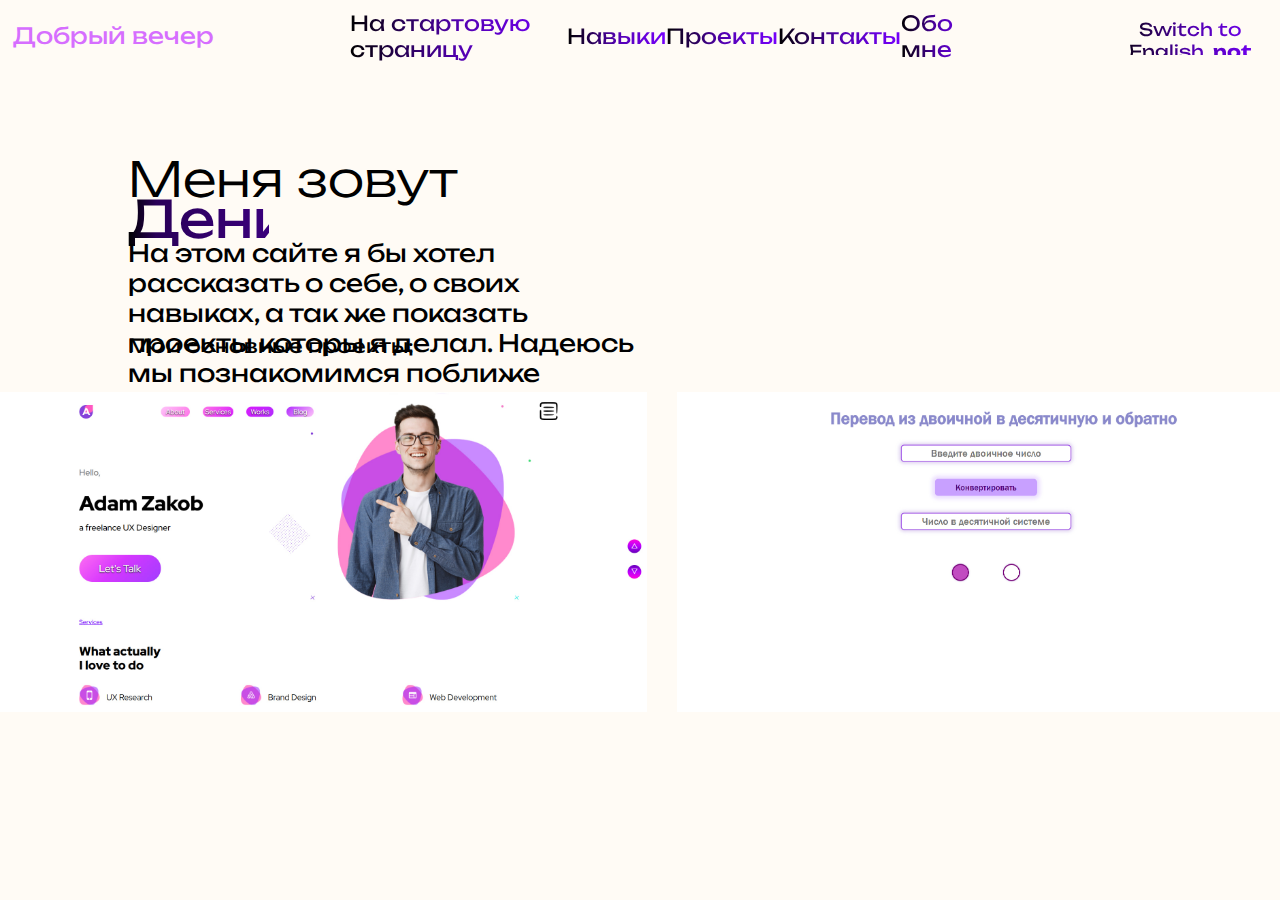
<file: index.html>
<!DOCTYPE html>
<html lang="en">
<head>
    <meta charset="UTF-8">
    <meta name="viewport" content="width=device-width, initial-scale=1.0">
    <title>Домашняя страница</title>
    <link rel="stylesheet" href="css/index.css">
    <link rel="stylesheet" href="css/all.css">
</head>
<body>
    <header>
        <div class="goodjs">
            <p></p>
        </div>
        
        <div class="navigation">
            <p class="homepage">На стартовую страницу</p>
            <p class="skills">Навыки</p>
            <p class="projects">Проекты</p>
            <p class="contacts">Контакты</p>
            <p class="aboutme">Обо мне</p>
        </div>

        <button>Switch to English. <b>not available yet</b></button>
    </header>

    <main>
        <p class="myname">Меня зовут</p>
        <p class="name">Денис</p>
        <p class="about">На этом сайте я бы хотел рассказать о себе, о своих навыках, а так же показать проекты которы я делал. Надеюсь мы познакомимся поближе</p>
        <p class="myprojects">Мои основные проекты:</p>
    </main>

    <footer>
        <!-- <marquee behavior="scroll" direction="left" width="100%" truespeed scrolldelay="30" style="display: flex; justify-content: center; align-items: center;">
            <img src="images/adam.jpg" alt="" width="700px" style="margin-right: 50px;">
            <img src="images/bindex.jpg" alt="" width="700px" style="margin-right: 50px;">
            <img src="images/calc.jpg" alt="" width="700px" style="margin-right: 50px;">
            <img src="images/calc1.jpg" alt="" width="700px" style="margin-right: 50px;">
            <img src="images/tagline.jpg" alt="" width="700px" style="margin-right: 50px;">
            <img src="images/upor2.jpg" alt="" width="700px" style="margin-right: 50px;">
            <img src="images/shop.jpg" alt="" width="700px" style="margin-right: 50px;">
            <img src="images/purple.jpg" alt="" width="700px" style="margin-right: 50px;">
        </marquee> -->
        <div class="marquee-container">
            <div class="marquee-content">
                <img src="images/adam.jpg" alt="">
                <img src="images/bindex.jpg" alt="">
                <img src="images/calc.jpg" alt="">
                <img src="images/calc1.jpg" alt="">
                <img src="images/tagline.jpg" alt="">
                <img src="images/upor2.jpg" alt="">
                <img src="images/shop.jpg" alt="">
                <img src="images/purple.jpg" alt="">
            </div>
            <div class="marquee-content" aria-hidden="true">
                <img src="images/adam.jpg" alt="">
                <img src="images/bindex.jpg" alt="">
                <img src="images/calc.jpg" alt="">
                <img src="images/calc1.jpg" alt="">
                <img src="images/tagline.jpg" alt="">
                <img src="images/upor2.jpg" alt="">
                <img src="images/shop.jpg" alt="">
                <img src="images/purple.jpg" alt="">
            </div>
        </div>
    </footer>

    <script src="js/script.js"></script>
    <script src="js/index.js"></script>
</body>
</html>
</file>
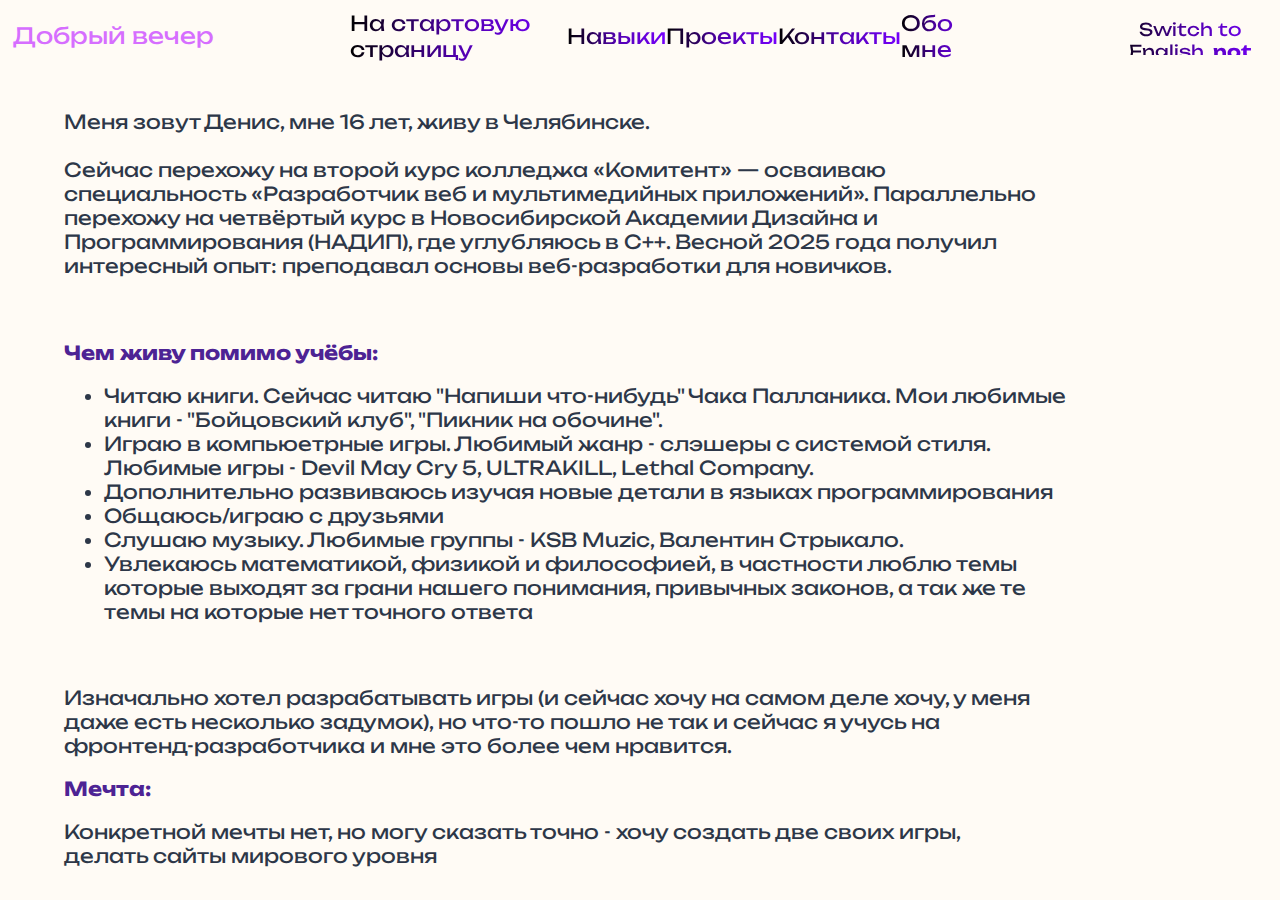
<file: about_me.html>
<!DOCTYPE html>
<html lang="en">
<head>
    <meta charset="UTF-8">
    <meta name="viewport" content="width=device-width, initial-scale=1.0">
    <title>Обо мне</title>
    <link rel="stylesheet" href="css/about_me.css">
    <link rel="stylesheet" href="css/all.css">
</head>
<body>
    <header>
        <div class="goodjs">
            <p></p>
        </div>
        
        <div class="navigation">
            <p class="homepage">На стартовую страницу</p>
            <p class="skills">Навыки</p>
            <p class="projects">Проекты</p>
            <p class="contacts">Контакты</p>
            <p class="aboutme">Обо мне</p>
        </div>

        <button>Switch to English. <b>not available yet</b></button>

    </header>

    <main>
        <p>
            Меня зовут Денис, мне 16 лет, живу в Челябинске.<br>
            <br>
            Сейчас перехожу на второй курс колледжа «Комитент» — осваиваю специальность «Разработчик веб и мультимедийных приложений». Параллельно перехожу на четвёртый курс в Новосибирской Академии Дизайна и Программирования (НАДИП), где углубляюсь в C++. Весной 2025 года получил интересный опыт: преподавал основы веб-разработки для новичков.
        </p>
        <br>
        <p class="violet"><b>Чем живу помимо учёбы:</b></p>
        <ul>
            <li>Читаю книги. Сейчас читаю "Напиши что-нибудь" Чака Палланика. Мои любимые книги - "Бойцовский клуб", "Пикник на обочине".</li>
            <li>Играю в компьюетрные игры. Любимый жанр - слэшеры с системой стиля. Любимые игры - Devil May Cry 5, ULTRAKILL, Lethal Company.</li>
            <li>Дополнительно развиваюсь изучая новые детали в языках программирования</li>
            <li>Общаюсь/играю с друзьями</li>
            <li>Слушаю музыку. Любимые группы - KSB Muzic, Валентин Стрыкало.</li>
            <li>Увлекаюсь математикой, физикой и философией, в частности люблю темы которые выходят за грани нашего понимания, привычных законов, а так же те темы на которые нет точного ответа</li>
        </ul>
        <br>
        <p>
            Изначально хотел разрабатывать игры (и сейчас хочу на самом деле хочу, у меня даже есть несколько задумок), но что-то пошло не так и сейчас я учусь на фронтенд-разработчика и мне это более чем нравится.
        </p>
        <p class="violet"><b>Мечта:</b></p>
        <p>Конкретной мечты нет, но могу сказать точно - хочу создать две своих игры, делать сайты мирового уровня</p>

    </main>

    <script src="js/script.js"></script>
</body>
</html>
</file>
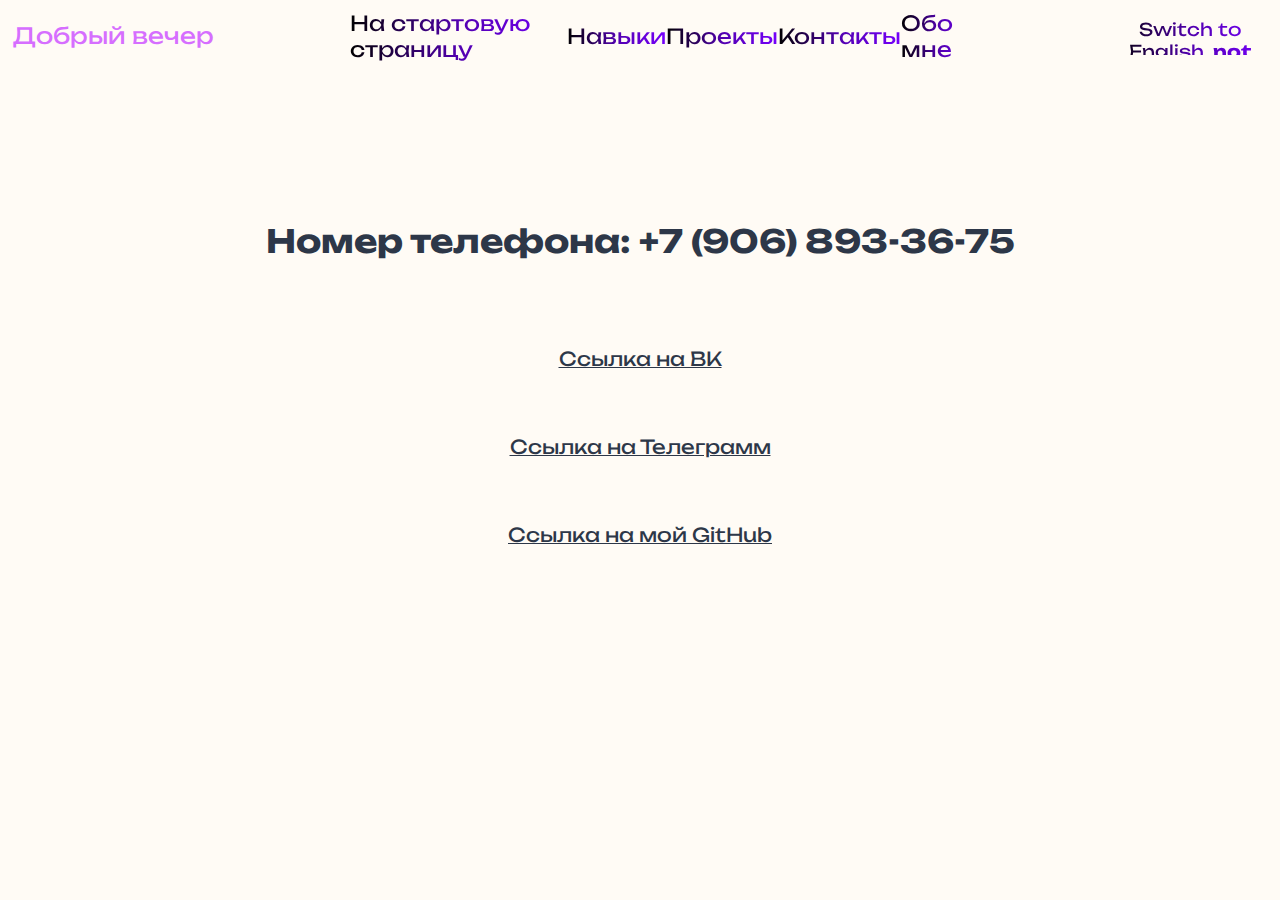
<file: contacts.html>
<!DOCTYPE html>
<html lang="en">
<head>
    <meta charset="UTF-8">
    <meta name="viewport" content="width=device-width, initial-scale=1.0">
    <title>Контакты</title>
    <link rel="stylesheet" href="css/contacts.css">
    <link rel="stylesheet" href="css/all.css">
</head>
<body>
    <header>
        <div class="goodjs">
            <p></p>
        </div>
        
        <div class="navigation">
            <p class="homepage">На стартовую страницу</p>
            <p class="skills">Навыки</p>
            <p class="projects">Проекты</p>
            <p class="contacts">Контакты</p>
            <p class="aboutme">Обо мне</p>
        </div>

        <button>Switch to English. <b>not available yet</b></button>
    </header>

    <main>
        <h1>Номер телефона: +7 (906) 893-36-75</h1>
        <a href="https://vk.com/DenisTimberkokushki">Ссылка на ВК</a>
        <a href="https://t.me/Denis_Timberkokushki">Ссылка на Телеграмм</a>
        <a href="https://github.com/DenisTimberkokushki">Ссылка на мой GitHub</a>
    </main>

    <script src="js/script.js"></script>
</body>
</html>
</file>
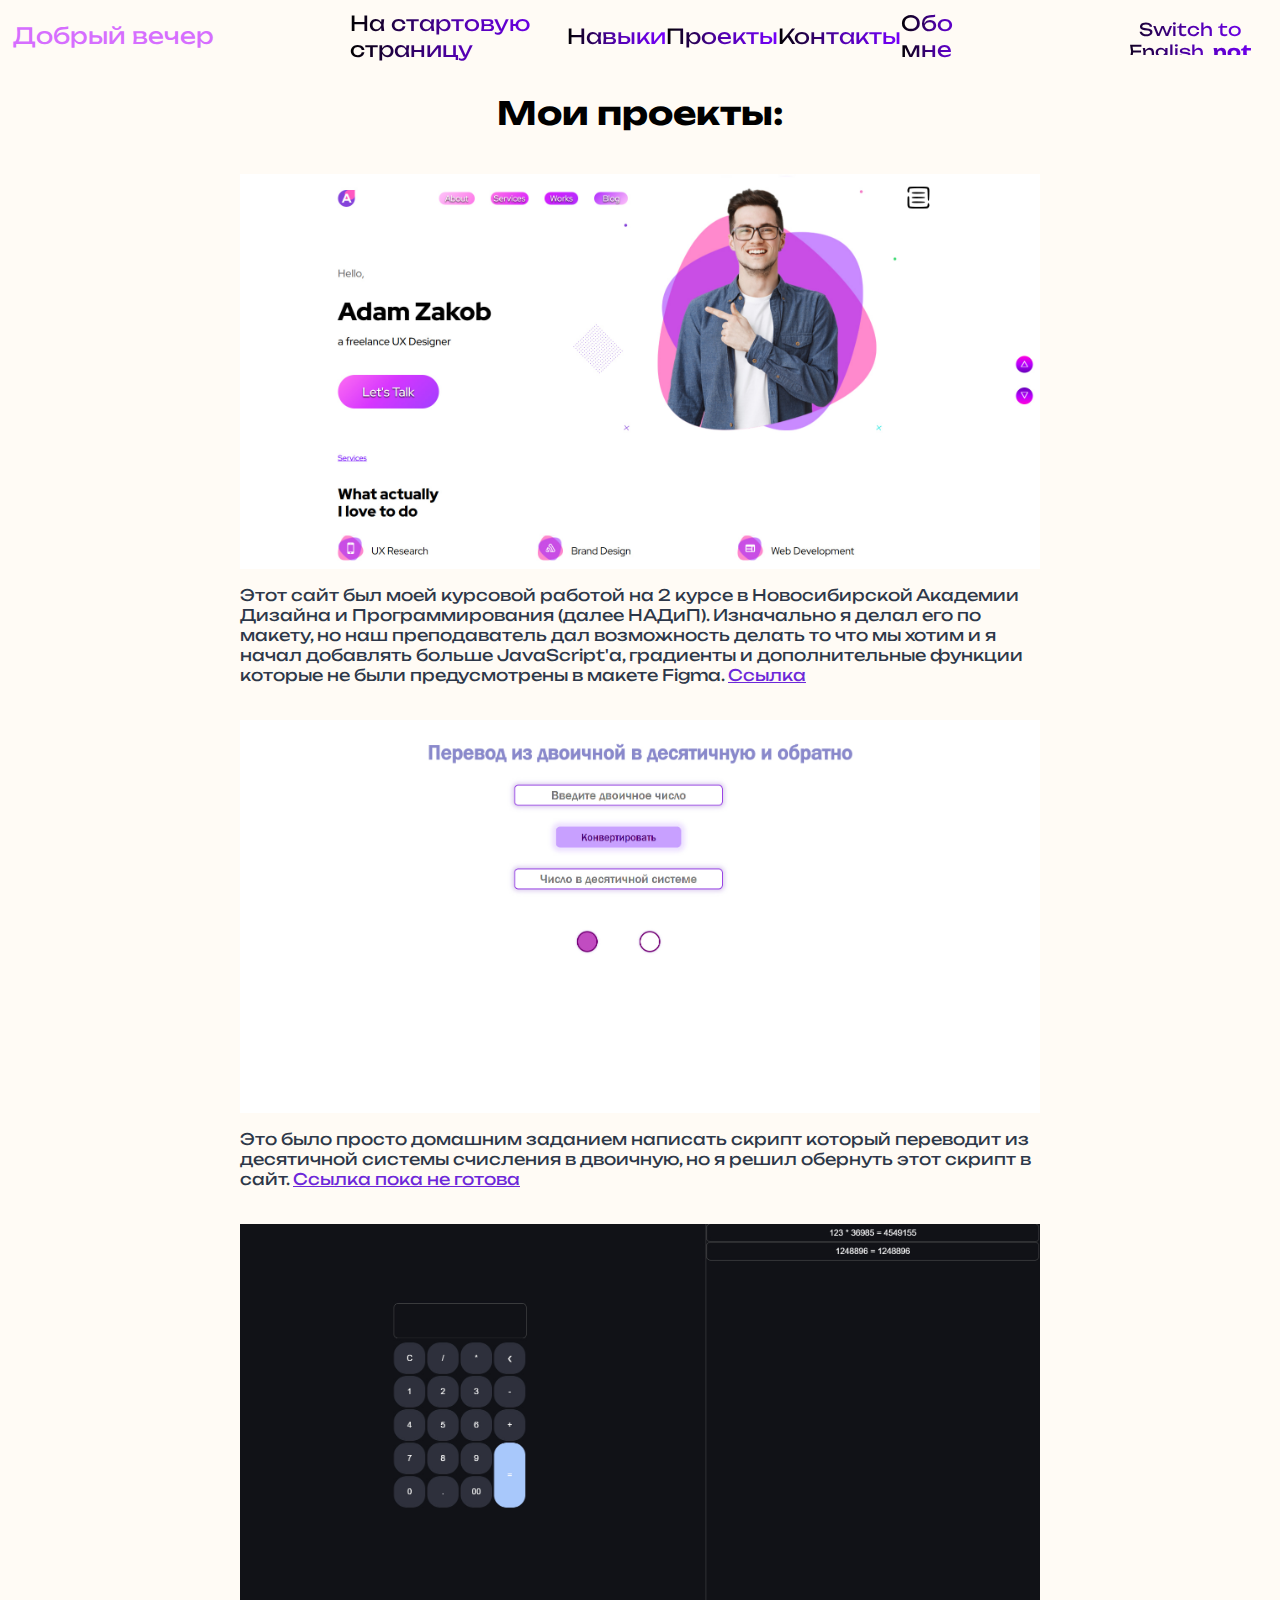
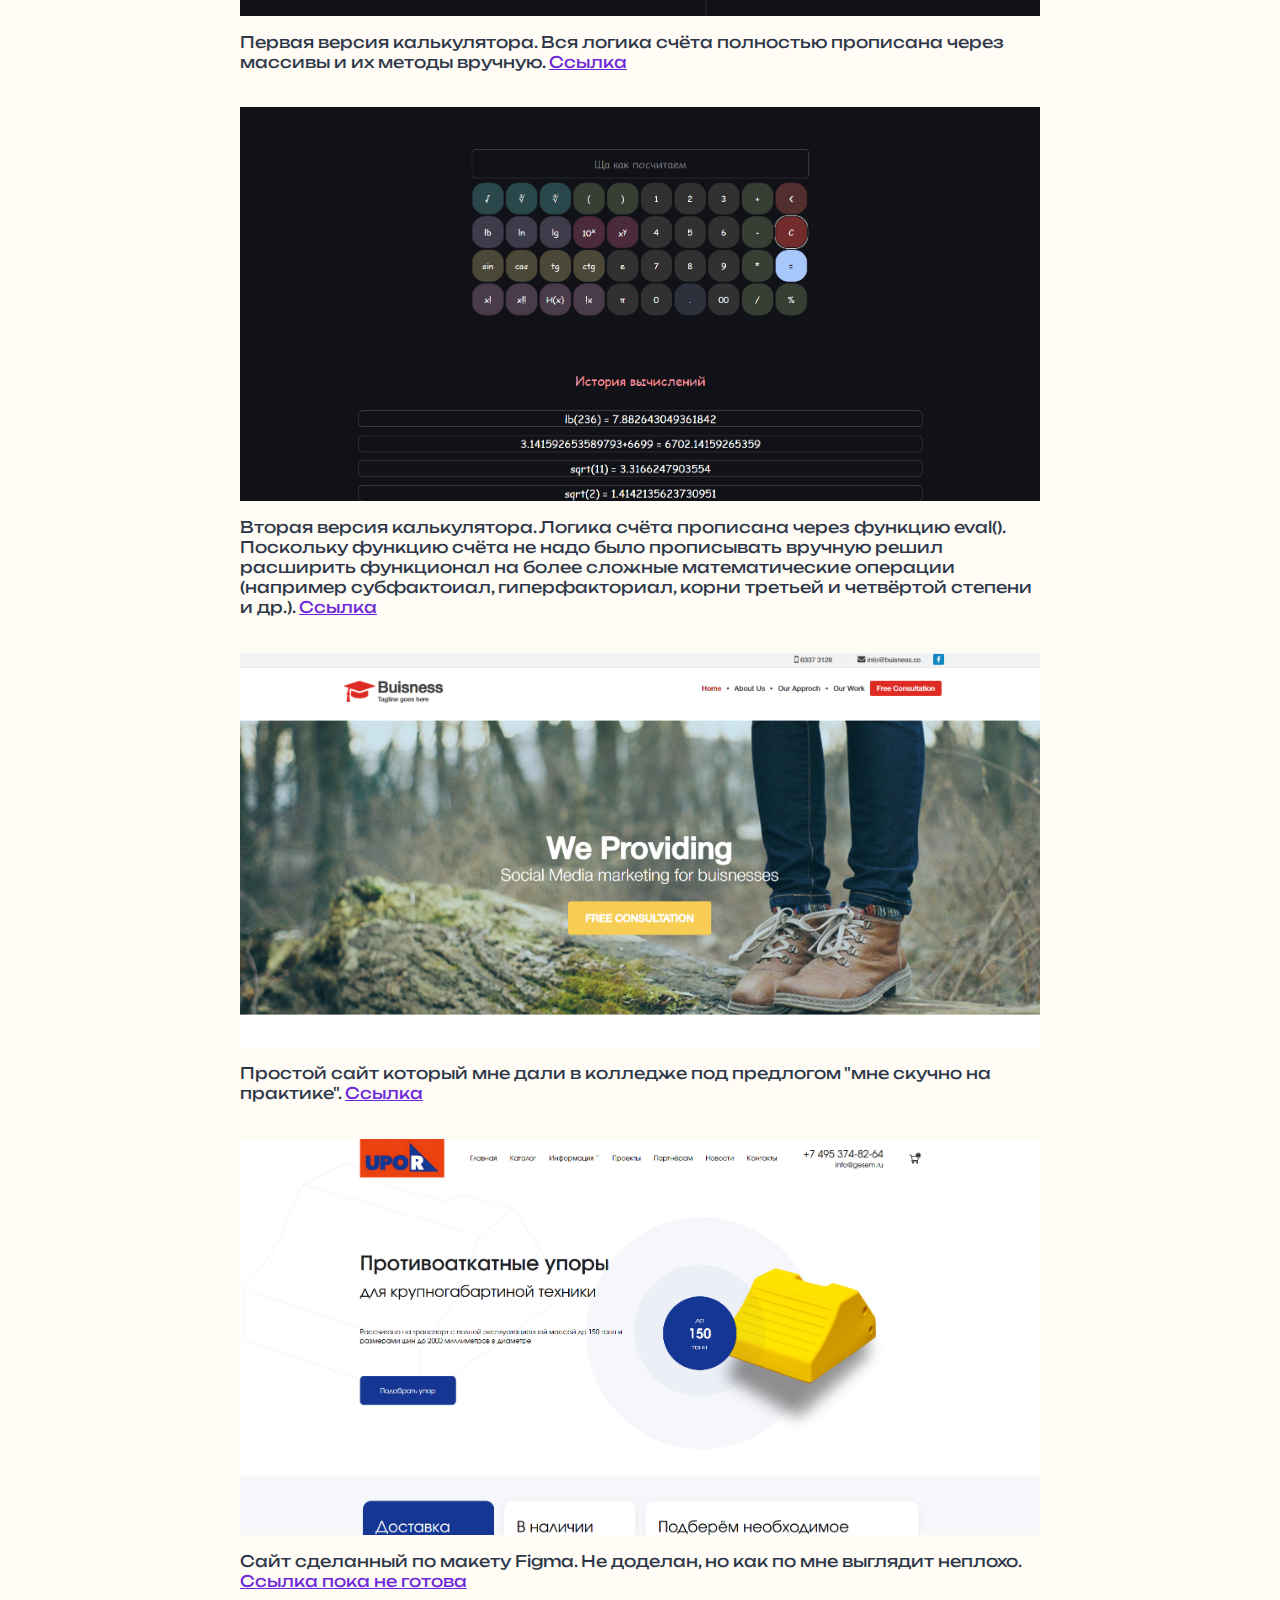
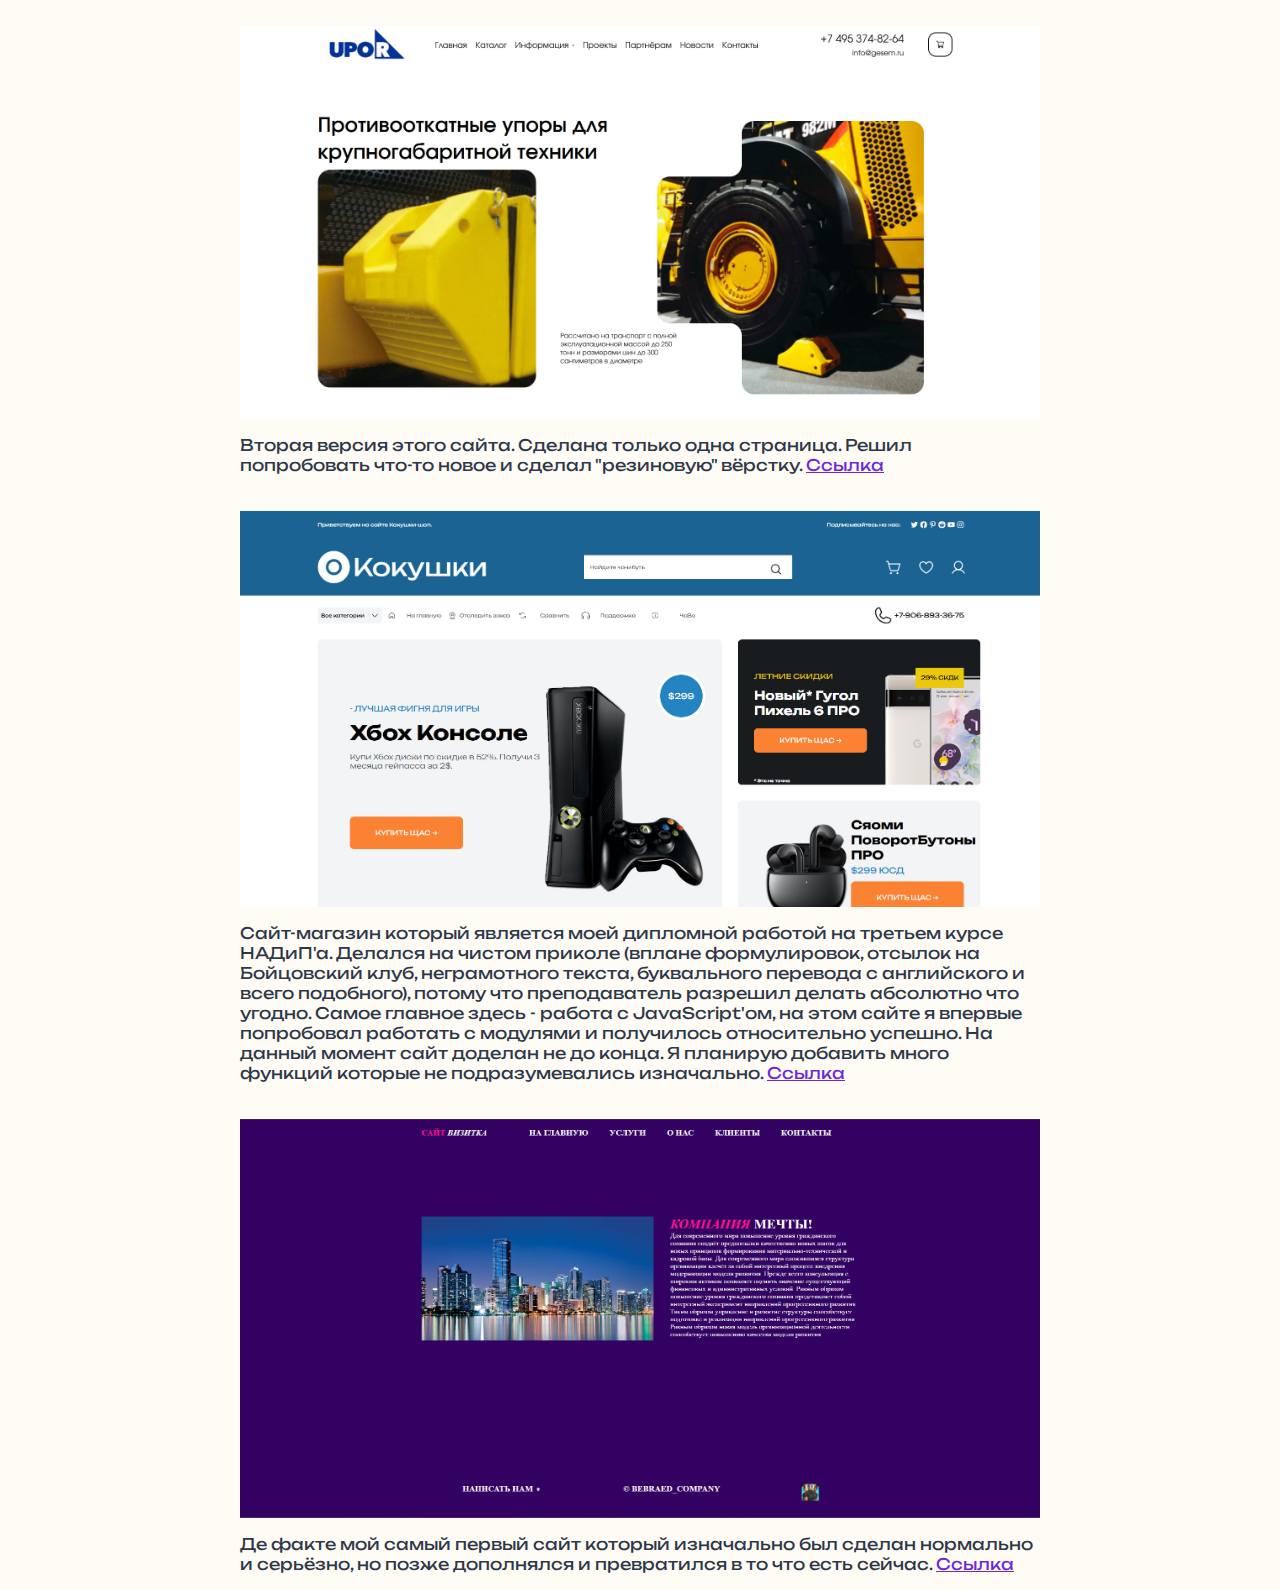
<file: projects.html>
<!DOCTYPE html>
<html lang="en">
<head>
    <meta charset="UTF-8">
    <meta name="viewport" content="width=device-width, initial-scale=1.0">
    <title>Проекты</title>
    <link rel="stylesheet" href="css/projects.css">
    <link rel="stylesheet" href="css/all.css">
</head>
<body>
    <header>
        <div class="goodjs">
            <p></p>
        </div>
        
        <div class="navigation">
            <p class="homepage">На стартовую страницу</p>
            <p class="skills">Навыки</p>
            <p class="projects">Проекты</p>
            <p class="contacts">Контакты</p>
            <p class="aboutme">Обо мне</p>
        </div>

        <button>Switch to English. <b>not available yet</b></button>
    </header>

    <main>
        <h1>Мои проекты:</h1>
        <div>
            <img src="images/adam.jpg" alt="" width="800px">
            <p>Этот сайт был моей курсовой работой на 2 курсе в Новосибирской Академии Дизайна и Программирования (далее НАДиП). Изначально я делал его по макету, но наш преподаватель дал возможность делать то что мы хотим и я начал добавлять больше JavaScript'а, градиенты и дополнительные функции которые не были предусмотрены в макете Figma. <a href="https://denistimberkokushki.github.io/AdamZakobPortfolio/">Ссылка</a></p>
        </div>
        <div>
            <img src="images/bindex.jpg" alt="" width="800px">
            <p>Это было просто домашним заданием написать скрипт который переводит из десятичной системы счисления в двоичную, но я решил обернуть этот скрипт в сайт. <a href="">Ссылка пока не готова</a></p>
        </div>
        <div>
            <img src="images/calc1.jpg" alt="" width="800px">
            <p>Первая версия калькулятора. Вся логика счёта полностью прописана через массивы и их методы вручную. <a href="https://denistimberkokushki.github.io/calculetor-ver-1/">Ссылка</a></p>
        </div>
        <div>
            <img src="images/calc.jpg" alt="" width="800px">
            <p>Вторая версия калькулятора. Логика счёта прописана через функцию eval(). Поскольку функцию счёта не надо было прописывать вручную решил расширить функционал на более сложные математические операции (например субфактоиал, гиперфакториал, корни третьей и четвёртой степени и др.). <a href="https://denistimberkokushki.github.io/calculator-ver-2/">Ссылка</a></p>
        </div>
        <div>
            <img src="images/tagline.jpg" alt="" width="800px">
            <p>Простой сайт который мне дали в колледже под предлогом "мне скучно на практике". <a href="https://denistimberkokushki.github.io/v29/">Ссылка</a></p>
        </div>
        <div>
            <img src="images/upor.jpg" alt="" width="800px">
            <p>Сайт сделанный по макету Figma. Не доделан, но как по мне выглядит неплохо. <a href="">Ссылка пока не готова</a></p>
        </div>
        <div>
            <img src="images/upor2.jpg" alt="" width="800px">
            <p>Вторая версия этого сайта. Сделана только одна страница. Решил попробовать что-то новое и сделал "резиновую" вёрстку. <a href="https://denistimberkokushki.github.io/UPOR-ver-2/">Ссылка</a></p>
        </div>
        <div>
            <img src="images/shop.jpg" alt="" width="800px">
            <p>Сайт-магазин который является моей дипломной работой на третьем курсе НАДиП'а. Делался на чистом приколе (вплане формулировок, отсылок на Бойцовский клуб, неграмотного текста, буквального перевода с английского и всего подобного), потому что преподаватель разрешил делать абсолютно что угодно. Самое главное здесь - работа с JavaScript'ом, на этом сайте я впервые попробовал работать с модулями и получилось относительно успешно. На данный момент сайт доделан не до конца. Я планирую добавить много функций которые не подразумевались изначально. <a href="https://denistimberkokushki.github.io/Kokushki-Shop/">Ссылка</a></p>
        </div>
        <div>
            <img src="images/purple.jpg" alt="" width="800px">
            <p>Де факте мой самый первый сайт который изначально был сделан нормально и серьёзно, но позже дополнялся и превратился в то что есть сейчас. <a href="https://denistimberkokushki.github.io/Purple-Site/">Ссылка</a></p>
        </div>
    </main>

    <script src="js/script.js"></script>
</body>
</html>
</file>
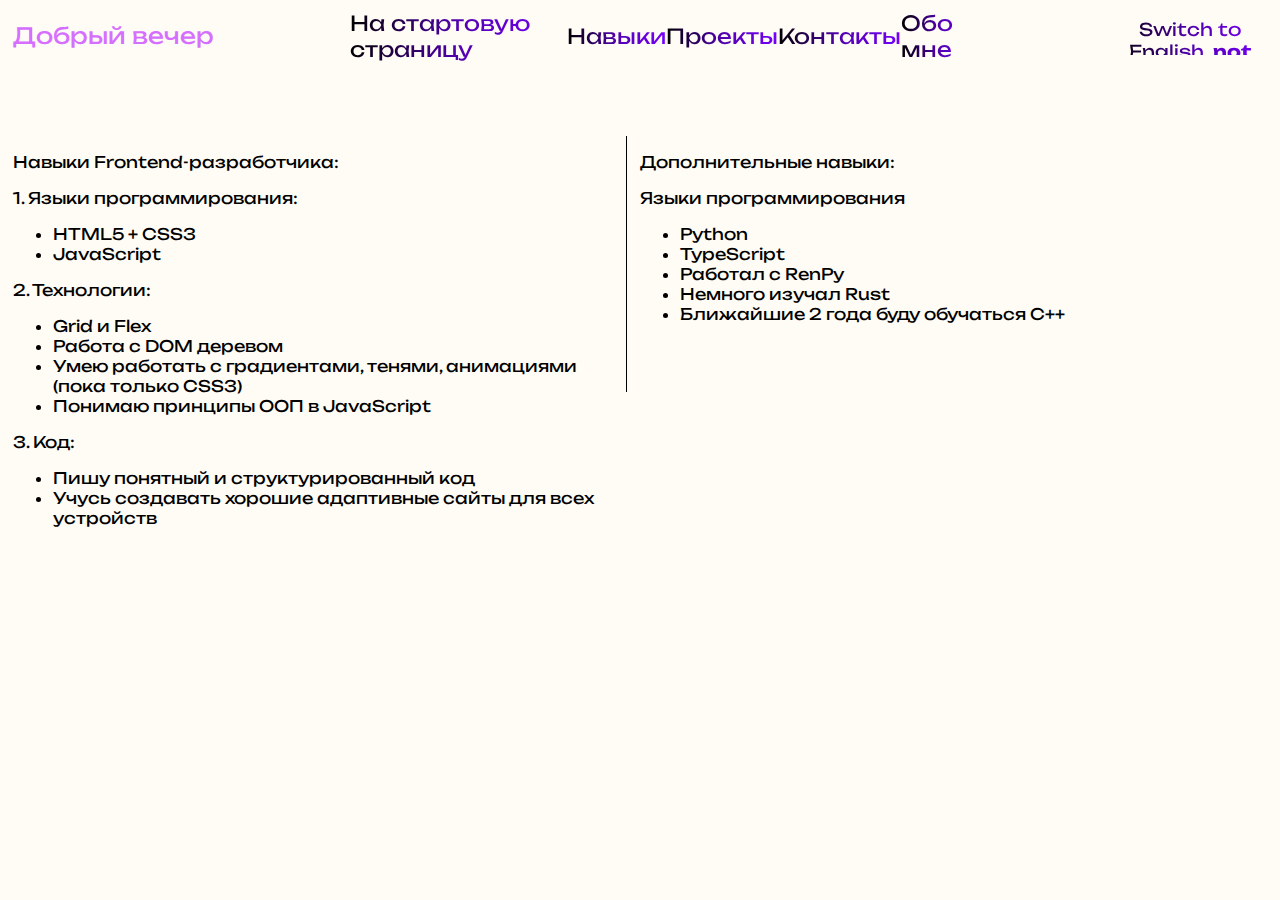
<file: skills.html>
<!DOCTYPE html>
<html lang="en">
<head>
    <meta charset="UTF-8">
    <meta name="viewport" content="width=device-width, initial-scale=1.0">
    <title>Навыки</title>
    <link rel="stylesheet" href="css/skills.css">
    <link rel="stylesheet" href="css/all.css">
</head>
<body>
    <header>
        <div class="goodjs">
            <p></p>
        </div>
        
        <div class="navigation">
            <p class="homepage">На стартовую страницу</p>
            <p class="skills">Навыки</p>
            <p class="projects">Проекты</p>
            <p class="contacts">Контакты</p>
            <p class="aboutme">Обо мне</p>
        </div>

        <button>Switch to English. <b>not available yet</b></button>
    </header>

    <main>
        <div class="frontend_skills">
            <p>Навыки Frontend-разработчика:</p>
            <p>1. Языки программирования:</p>
            <ul>
                <li>HTML5 + CSS3</li>
                <li>JavaScript</li>
            </ul>
            <p>2. Технологии:</p>
            <ul>
                <li>Grid и Flex</li>
                <li>Работа с DOM деревом</li>
                <li>Умею работать с градиентами, тенями, анимациями (пока только CSS3)</li>
                <li>Понимаю принципы ООП в JavaScript</li>
            </ul>
            <p>3. Код:</p>
            <ul>
                <li>Пишу понятный и структурированный код</li>
                <li>Учусь создавать хорошие адаптивные сайты для всех устройств</li>
            </ul>
        </div>
        <div class="additional_skills">
            <p>Дополнительные навыки:</p>
            <p>Языки программирования</p>
            <ul>
                <li>Python</li>
                <li>TypeScript</li>
                <li>Работал с RenPy</li>
                <li>Немного изучал Rust</li>
                <li>Ближайшие 2 года буду обучаться C++</li>
            </ul>
        </div>
    </main>


    <script src="js/script.js"></script>
</body>
</html>
</file>
<file: css/index.css>
main{
    margin-top: 5vw;
    width: 98%;
    height: 20vw;
    display: grid;
    grid-template-columns: repeat(auto-fill, 1vw);
    grid-template-rows: repeat(auto-fill, 1vw);
    margin-left: auto;
    margin-right: auto;
}

.myname{
    grid-column: 10/max;
    font-size: 3em;
    margin: 0;
    grid-row: 2;
    font-weight: 300;
}

.name{
    grid-column: 10/21;
    grid-row: 5/max;
    margin: 0;
    font-size: 3.2em;
    font-weight: 400;
    background-image: linear-gradient(90deg,rgba(0, 0, 0, 1) 0%, rgba(42, 0, 89, 1) 20%, rgba(58, 0, 124, 1) 100%);
    background-clip: text;
    color: transparent;
}

.about{
    grid-column: 10/50;
    grid-row: 9/max;
    margin: 0;
    font-size: 1.5em;
}

.myprojects{
    grid-column: 10/max;
    grid-row: 15;
    font-size: 1.2em;
}

.marquee-container {
    display: flex;
    overflow: hidden;
    white-space: nowrap;
    width: 100%;
}

.marquee-content {
    display: flex;
    animation: marquee-animation 20s linear infinite;
    animation-play-state: paused;
}

.marquee-content > img {
    width: auto;
    height: 320px;
    margin-right: 30px;
}

@keyframes marquee-animation {
    0% {
        transform: translateX(0%);
    }
    100% {
        transform: translateX(-100%);
    }
}
</file>
<file: css/all.css>
:root{
    --def_text: #2D3748;
    --context1: #7E57C2;
    --context2: #6D28D9;
    --goodmorning: #ffb978;
    --goodday: #dacb00;
    --goodevening: #d66eff;
    --goodnight: #37008f;
}

@font-face {
    font-family: "Unbounded";
    src: url(../fonts/Unbounded-VariableFont_wght.ttf);
}

*{
    font-family: "Unbounded";
    transition: 0.2s ease;
}

body, html{
    margin: 0;
    padding: 0;
    background-color: #FFFBF5;
}

header{
    display: flex;
    flex: row;
    width: 98%;
    justify-content: space-between;
    align-items: center;
    margin-left: auto;
    margin-right: auto;
    color: var(--def_text);
}

.goodjs{
    font-size: 1.4em;
}

.navigation{
    display: flex;
    flex-direction: row;
    justify-content: space-between;
    align-items: center;
    width: 50%;
    font-size: 1.3em;
    cursor: pointer;
}


.navigation > p{
    background-image: linear-gradient(90deg,rgba(0, 0, 0, 1) 0%, rgb(82, 0, 175) 25%, rgb(117, 0, 252) 50%, rgba(82, 0, 175) 75%, rgba(0, 0, 0, 1) 100%);
    -webkit-background-clip: text;
    background-clip: text;
    color: transparent;
    transition: background 0.5s ease;
    transition: 0.3s ease;
    background-size: 200% 100%;
    background-position: left;
    margin: 0;
}

.navigation > p:hover{
    transform: scale(1.05);
    background-position: right;
}

header > button{
    width: 12vw;
    height: 3vw;
    background-color: transparent;
    border: none;
    font-size: 1.1em;
    background-image: linear-gradient(90deg,rgba(0, 0, 0, 1) 0%, rgb(82, 0, 175) 25%, rgb(117, 0, 252) 50%, rgba(82, 0, 175) 75%, rgba(0, 0, 0, 1) 100%);
    -webkit-background-clip: text;
    background-clip: text;
    color: transparent;
    transition: background 0.5s ease;
    transition: 0.3s ease;
    background-size: 200% 100%;
    background-position: left;
    cursor: pointer;
}
header > button:hover{
    transform: scale(1.05);
    background-position: right;
}


.select{
    position: absolute;
    display: none;
    flex-direction: column;
    justify-content: center;
    align-items: center;
    height: 3vw;
    width: 10vw;
    right: 1vw;
    top: 2vw;
}
.select > button{
    width: 10vw;
    background-color: #e6e6e6;
    border: none;
    cursor: pointer;
}

.select > button:hover{
    background-color: var(--context1);
    color: white;
}
</file>
<file: css/about_me.css>
main{
    width: 95%;
    margin-left: auto;
    margin-left: auto;
    font-size: 1.2em;
    margin-top: 3vw;
    color: var(--def_text);
}

main > p{
    width: 80%;
}
main > ul{
    width: 80%;
}

main > .violet{
    color: #4d2394;
}
</file>
<file: css/contacts.css>
main{
    display: flex;
    flex-direction: column;
    align-items: center;
    margin-top: 10vw;
    color: var(--def_text);
}
main > a{
    margin-top: 5vw;
    font-size: 1.5vw;
    color: var(--def_text);
}
</file>
<file: css/projects.css>
main{
    display: flex;
    flex-direction: column;
    align-items: center;
}

main > div{
    margin-top: 1.5vw;
    width: 800px;
    display: flex;
    flex-direction: column;
    align-items: start;
}

p{
    color: var(--def_text);
}

a{
    color: var(--context2);
}
</file>
<file: css/skills.css>
main{
    width: 98%;
    display: grid;
    grid-template-columns: 1fr 1fr;
    grid-template-rows: 20vw;
    margin-top: 5vw;
}

.frontend_skills{
    grid-column: 1;
}
.frontend_skills{
    margin-left: 1vw;
}

.additional_skills{
    margin-left: 1vw;
}


.frontend_skills{
    border-right: black 0.15vw solid;
}
</file>
